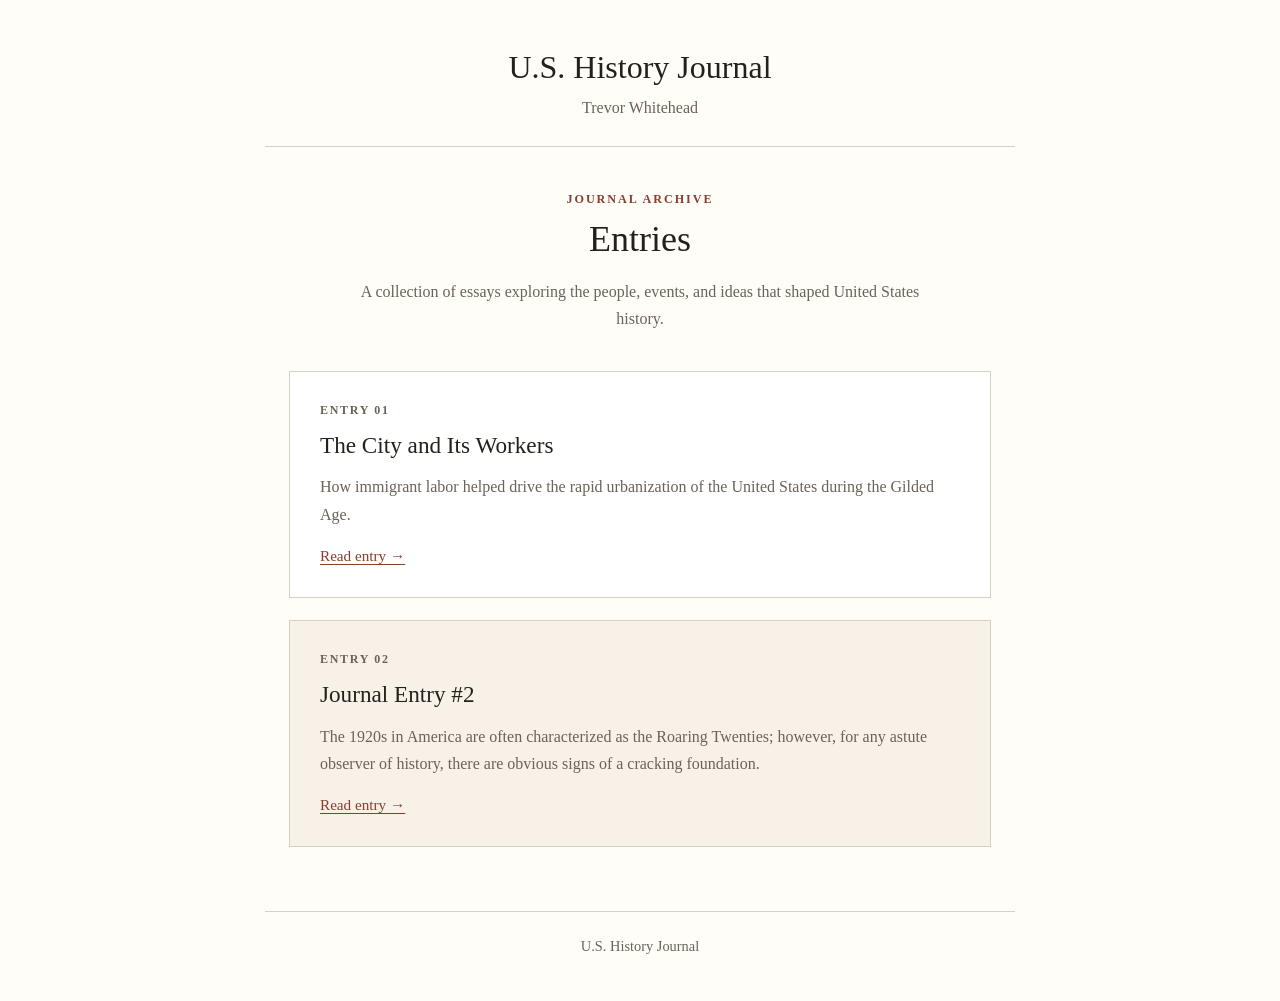
<file: index.html>
<!DOCTYPE html>
<html lang="en">
<head>
    <meta charset="UTF-8">
    <meta name="viewport" content="width=device-width, initial-scale=1.0">
    <meta name="description" content="Trevor Whitehead's U.S. History Journal">
    <title>U.S. History Journal</title>
    <link rel="icon" href="images/favicon.svg" type="image/svg+xml">
    <link rel="stylesheet" href="styles.css">
</head>
<body>
    <header class="site-header">
        <a class="site-title" href="index.html">U.S. History Journal</a>
        <p class="byline">Trevor Whitehead</p>
    </header>

    <main>
        <section class="journal-intro" aria-labelledby="journal-heading">
            <p class="eyebrow">Journal archive</p>
            <h1 id="journal-heading">Entries</h1>
            <p class="intro-copy">A collection of essays exploring the people, events, and ideas that shaped United States history.</p>
        </section>

        <section class="entry-list" aria-label="Journal entries">
            <article class="entry-card">
                <p class="entry-number">Entry 01</p>
                <h2><a href="entries/entry-1.html">The City and Its Workers</a></h2>
                <p class="entry-summary">How immigrant labor helped drive the rapid urbanization of the United States during the Gilded Age.</p>
                <a class="read-link" href="entries/entry-1.html">Read entry <span aria-hidden="true">→</span></a>
            </article>

            <article class="entry-card entry-card-draft">
                <p class="entry-number">Entry 02</p>
                <h2><a href="entries/entry-2.html">Journal Entry #2</a></h2>
                <p class="entry-summary">The 1920s in America are often characterized as the Roaring Twenties; however, for any astute observer of history, there are obvious signs of a cracking foundation.</p>
                <a class="read-link" href="entries/entry-2.html">Read entry <span aria-hidden="true">→</span></a>
            </article>
        </section>
    </main>

    <footer>
        <p>U.S. History Journal</p>
    </footer>
</body>
</html>
</file>
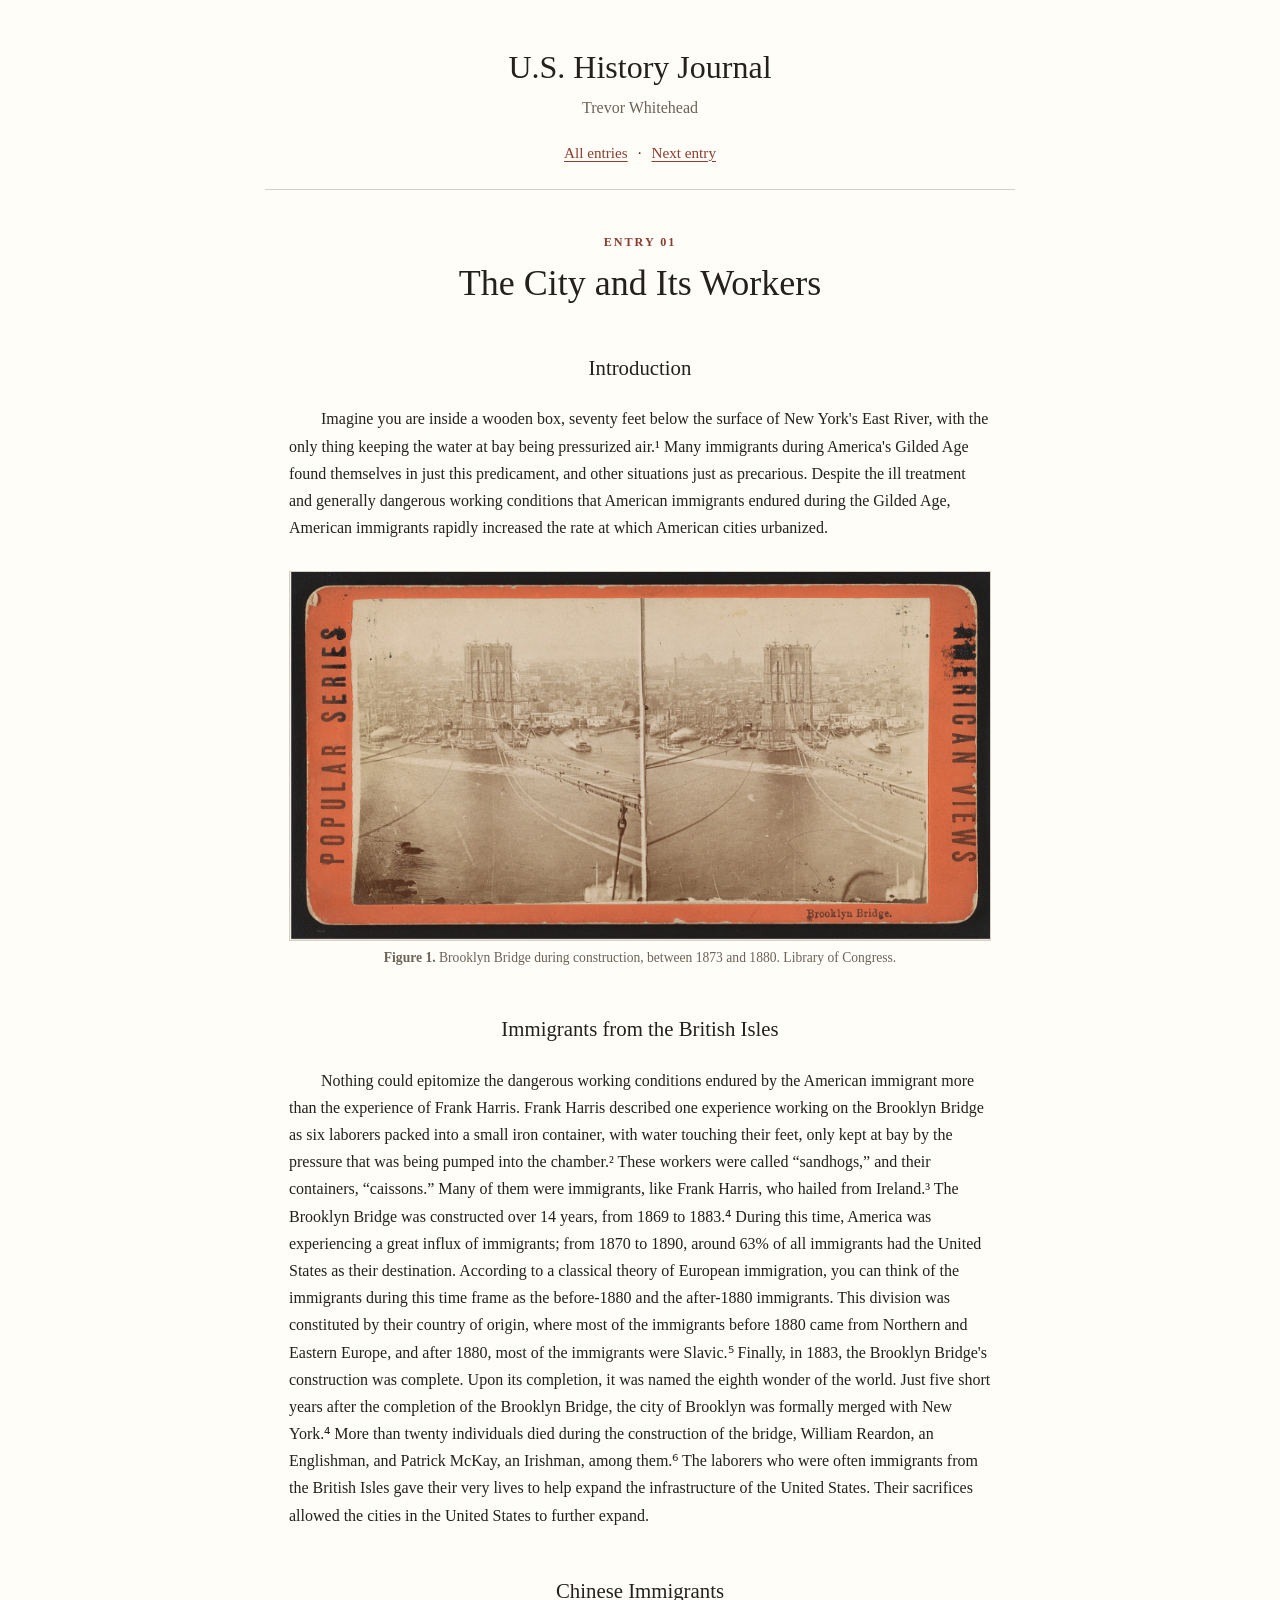
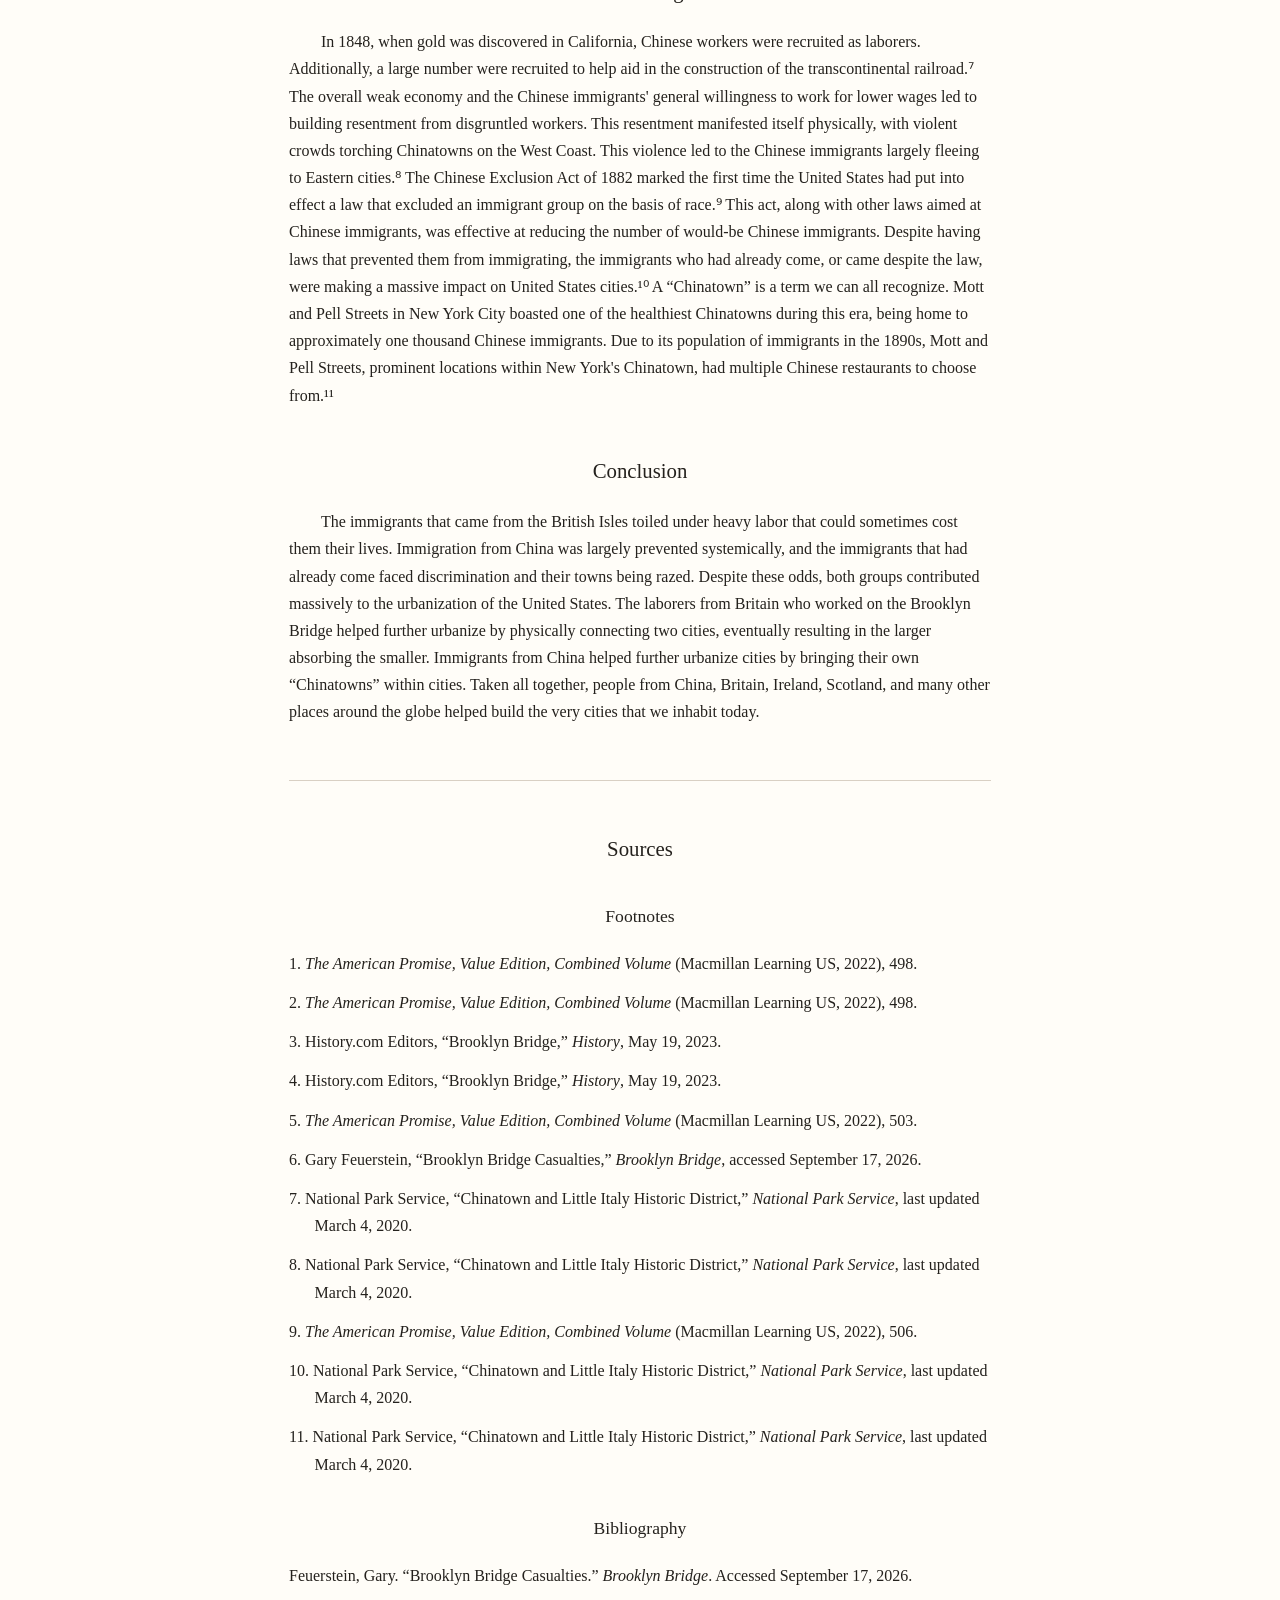
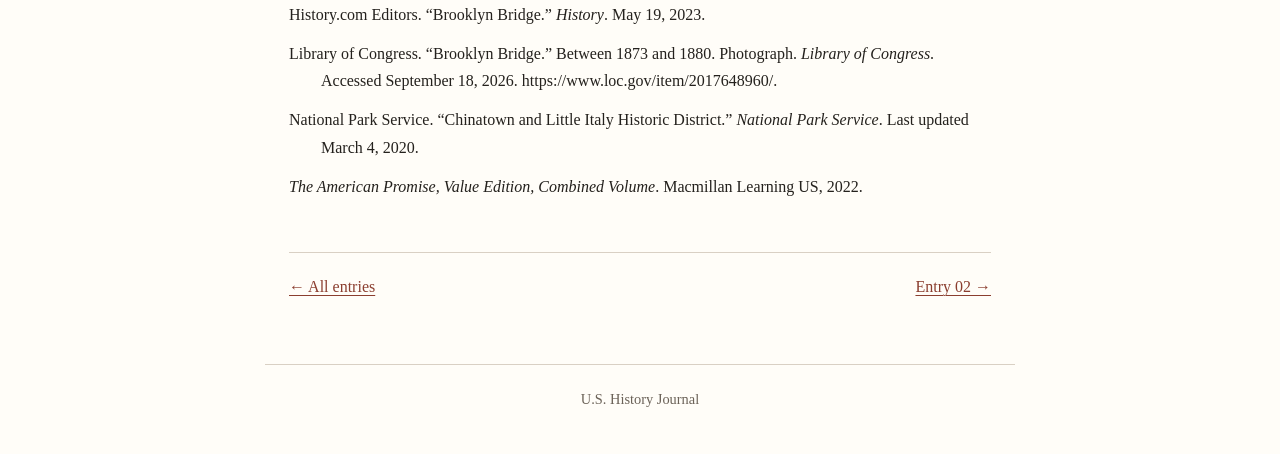
<file: entries/entry-1.html>
<!DOCTYPE html>
<html lang="en">
<head>
    <meta charset="UTF-8">
    <meta name="viewport" content="width=device-width, initial-scale=1.0">
    <meta name="description" content="The City and Its Workers — U.S. History Journal entry by Trevor Whitehead">
    <title>The City and Its Workers | U.S. History Journal</title>
    <link rel="icon" href="../images/favicon.svg" type="image/svg+xml">
    <link rel="stylesheet" href="../styles.css">
</head>
<body>
    <header class="site-header">
        <a class="site-title" href="../index.html">U.S. History Journal</a>
        <p class="byline">Trevor Whitehead</p>
        <nav class="journal-nav" aria-label="Journal navigation">
            <a href="../index.html">All entries</a>
            <span aria-hidden="true">·</span>
            <a href="entry-2.html">Next entry</a>
        </nav>
    </header>

    <main>
        <article>
            <p class="eyebrow">Entry 01</p>
            <h1 class="entry-title">The City and Its Workers</h1>

            <section>
                <h2>Introduction</h2>
                <p>Imagine you are inside a wooden box, seventy feet below the surface of New York's East River, with the only thing keeping the water at bay being pressurized air.¹ Many immigrants during America's Gilded Age found themselves in just this predicament, and other situations just as precarious. Despite the ill treatment and generally dangerous working conditions that American immigrants endured during the Gilded Age, American immigrants rapidly increased the rate at which American cities urbanized.</p>

                <figure class="figure">
                    <img src="../images/brooklyn-bridge.png" alt="Stereograph of the Brooklyn Bridge during construction, between 1873 and 1880">
                    <figcaption><strong>Figure 1.</strong> Brooklyn Bridge during construction, between 1873 and 1880. Library of Congress.</figcaption>
                </figure>
            </section>

            <section>
                <h2>Immigrants from the British Isles</h2>
                <p>Nothing could epitomize the dangerous working conditions endured by the American immigrant more than the experience of Frank Harris. Frank Harris described one experience working on the Brooklyn Bridge as six laborers packed into a small iron container, with water touching their feet, only kept at bay by the pressure that was being pumped into the chamber.² These workers were called “sandhogs,” and their containers, “caissons.” Many of them were immigrants, like Frank Harris, who hailed from Ireland.³ The Brooklyn Bridge was constructed over 14 years, from 1869 to 1883.⁴ During this time, America was experiencing a great influx of immigrants; from 1870 to 1890, around 63% of all immigrants had the United States as their destination. According to a classical theory of European immigration, you can think of the immigrants during this time frame as the before-1880 and the after-1880 immigrants. This division was constituted by their country of origin, where most of the immigrants before 1880 came from Northern and Eastern Europe, and after 1880, most of the immigrants were Slavic.⁵ Finally, in 1883, the Brooklyn Bridge's construction was complete. Upon its completion, it was named the eighth wonder of the world. Just five short years after the completion of the Brooklyn Bridge, the city of Brooklyn was formally merged with New York.⁴ More than twenty individuals died during the construction of the bridge, William Reardon, an Englishman, and Patrick McKay, an Irishman, among them.⁶ The laborers who were often immigrants from the British Isles gave their very lives to help expand the infrastructure of the United States. Their sacrifices allowed the cities in the United States to further expand.</p>
            </section>

            <section>
                <h2>Chinese Immigrants</h2>
                <p>In 1848, when gold was discovered in California, Chinese workers were recruited as laborers. Additionally, a large number were recruited to help aid in the construction of the transcontinental railroad.⁷ The overall weak economy and the Chinese immigrants' general willingness to work for lower wages led to building resentment from disgruntled workers. This resentment manifested itself physically, with violent crowds torching Chinatowns on the West Coast. This violence led to the Chinese immigrants largely fleeing to Eastern cities.⁸ The Chinese Exclusion Act of 1882 marked the first time the United States had put into effect a law that excluded an immigrant group on the basis of race.⁹ This act, along with other laws aimed at Chinese immigrants, was effective at reducing the number of would-be Chinese immigrants. Despite having laws that prevented them from immigrating, the immigrants who had already come, or came despite the law, were making a massive impact on United States cities.¹⁰ A “Chinatown” is a term we can all recognize. Mott and Pell Streets in New York City boasted one of the healthiest Chinatowns during this era, being home to approximately one thousand Chinese immigrants. Due to its population of immigrants in the 1890s, Mott and Pell Streets, prominent locations within New York's Chinatown, had multiple Chinese restaurants to choose from.¹¹</p>
            </section>

            <section>
                <h2>Conclusion</h2>
                <p>The immigrants that came from the British Isles toiled under heavy labor that could sometimes cost them their lives. Immigration from China was largely prevented systemically, and the immigrants that had already come faced discrimination and their towns being razed. Despite these odds, both groups contributed massively to the urbanization of the United States. The laborers from Britain who worked on the Brooklyn Bridge helped further urbanize by physically connecting two cities, eventually resulting in the larger absorbing the smaller. Immigrants from China helped further urbanize cities by bringing their own “Chinatowns” within cities. Taken all together, people from China, Britain, Ireland, Scotland, and many other places around the globe helped build the very cities that we inhabit today.</p>
            </section>

            <section class="sources">
                <h2>Sources</h2>

                <h3>Footnotes</h3>
                <div class="footnotes">
                    <p>1. <em>The American Promise, Value Edition, Combined Volume</em> (Macmillan Learning US, 2022), 498.</p>
                    <p>2. <em>The American Promise, Value Edition, Combined Volume</em> (Macmillan Learning US, 2022), 498.</p>
                    <p>3. History.com Editors, “Brooklyn Bridge,” <em>History</em>, May 19, 2023.</p>
                    <p>4. History.com Editors, “Brooklyn Bridge,” <em>History</em>, May 19, 2023.</p>
                    <p>5. <em>The American Promise, Value Edition, Combined Volume</em> (Macmillan Learning US, 2022), 503.</p>
                    <p>6. Gary Feuerstein, “Brooklyn Bridge Casualties,” <em>Brooklyn Bridge</em>, accessed September 17, 2026.</p>
                    <p>7. National Park Service, “Chinatown and Little Italy Historic District,” <em>National Park Service</em>, last updated March 4, 2020.</p>
                    <p>8. National Park Service, “Chinatown and Little Italy Historic District,” <em>National Park Service</em>, last updated March 4, 2020.</p>
                    <p>9. <em>The American Promise, Value Edition, Combined Volume</em> (Macmillan Learning US, 2022), 506.</p>
                    <p>10. National Park Service, “Chinatown and Little Italy Historic District,” <em>National Park Service</em>, last updated March 4, 2020.</p>
                    <p>11. National Park Service, “Chinatown and Little Italy Historic District,” <em>National Park Service</em>, last updated March 4, 2020.</p>
                </div>

                <h3>Bibliography</h3>
                <div class="bibliography">
                    <p>Feuerstein, Gary. “Brooklyn Bridge Casualties.” <em>Brooklyn Bridge</em>. Accessed September 17, 2026.</p>
                    <p>History.com Editors. “Brooklyn Bridge.” <em>History</em>. May 19, 2023.</p>
                    <p>Library of Congress. “Brooklyn Bridge.” Between 1873 and 1880. Photograph. <em>Library of Congress</em>. Accessed September 18, 2026. https://www.loc.gov/item/2017648960/.</p>
                    <p>National Park Service. “Chinatown and Little Italy Historic District.” <em>National Park Service</em>. Last updated March 4, 2020.</p>
                    <p><em>The American Promise, Value Edition, Combined Volume</em>. Macmillan Learning US, 2022.</p>
                </div>
            </section>

            <nav class="entry-pagination" aria-label="Entry pagination">
                <a href="../index.html"><span aria-hidden="true">←</span> All entries</a>
                <a href="entry-2.html">Entry 02 <span aria-hidden="true">→</span></a>
            </nav>
        </article>
    </main>

    <footer>
        <p>U.S. History Journal</p>
    </footer>
</body>
</html>
</file>
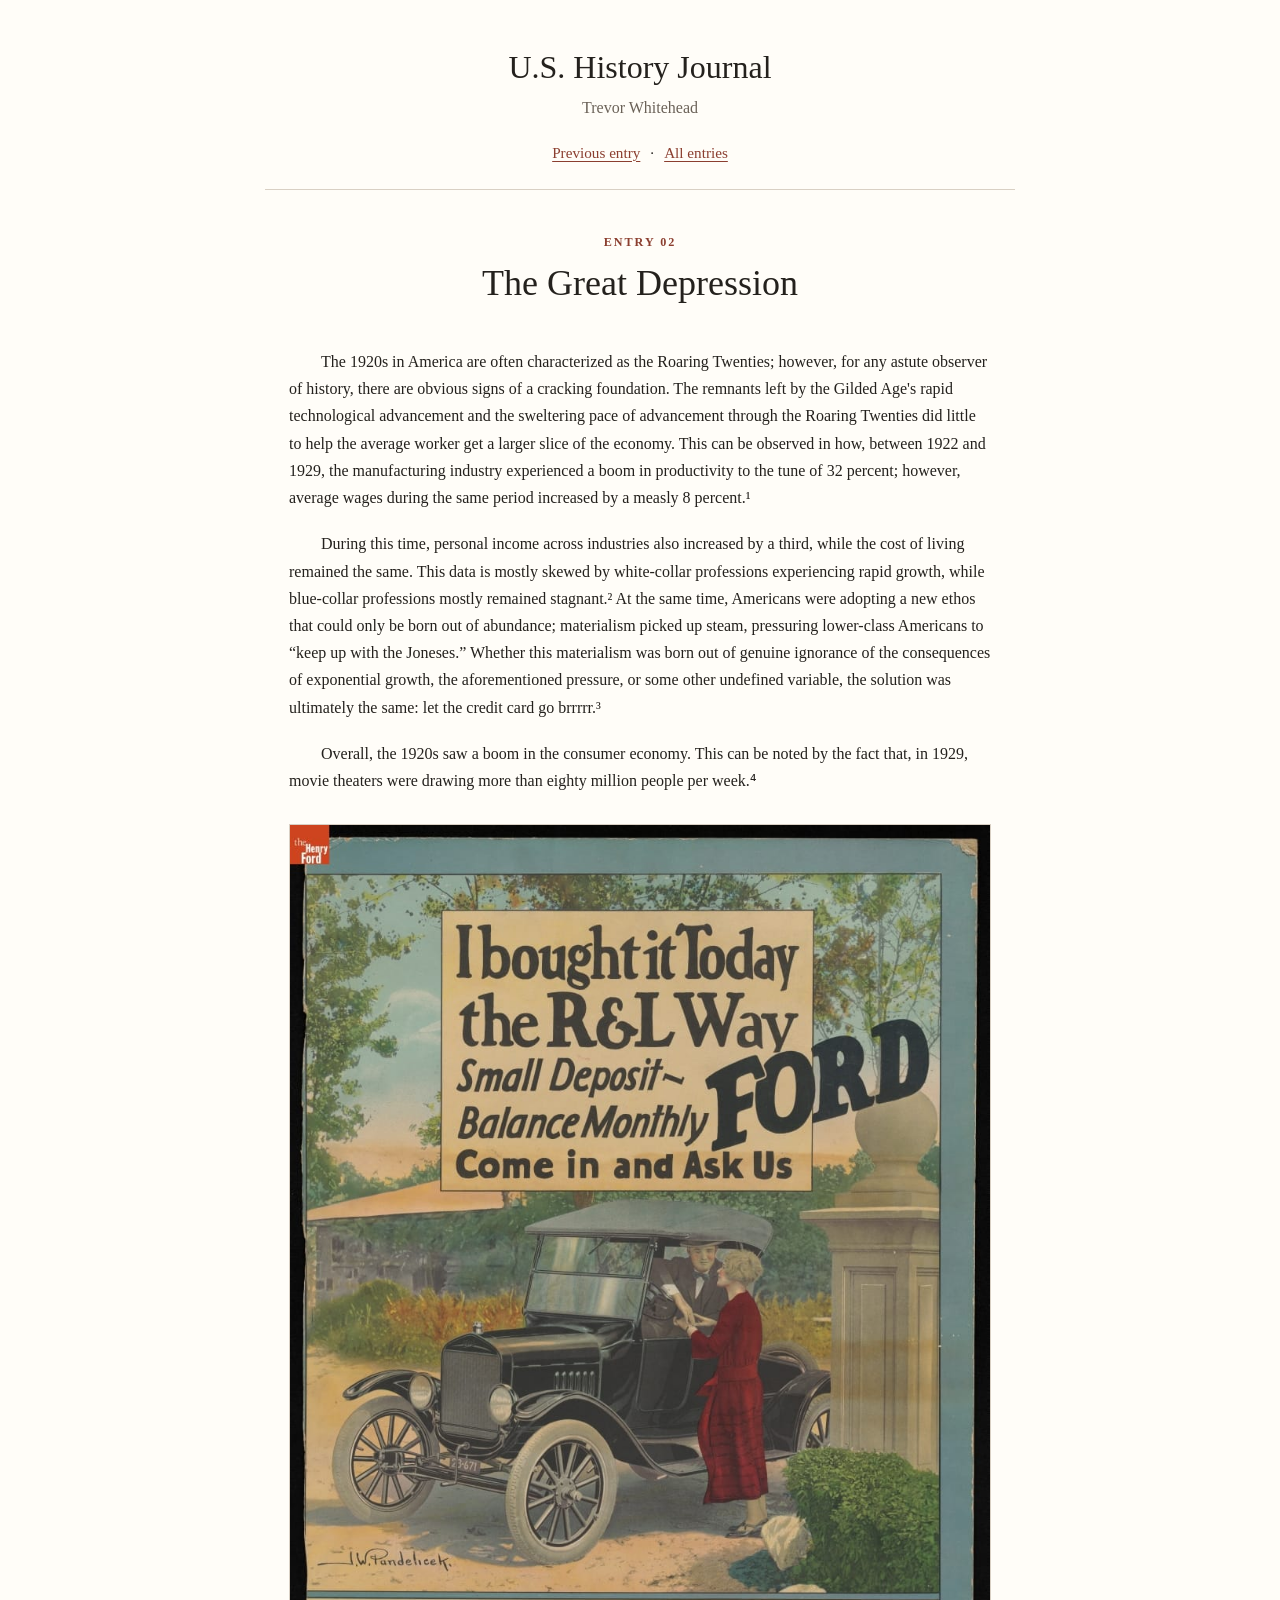
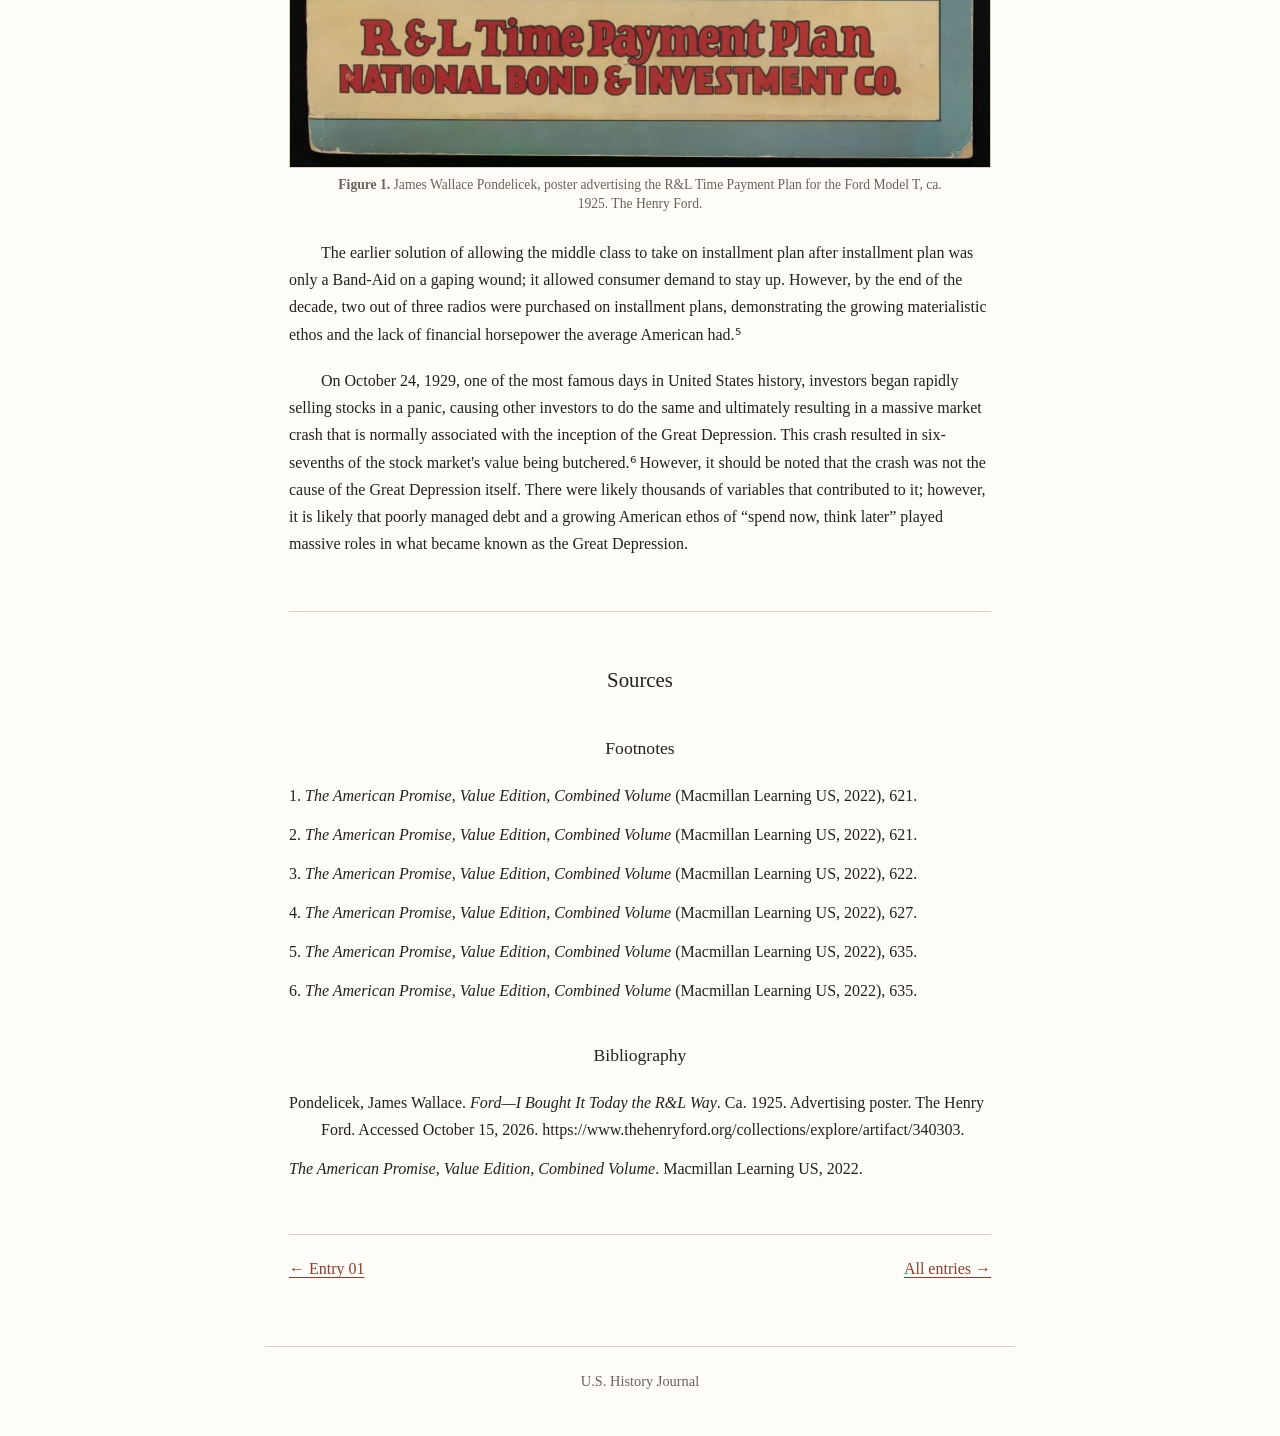
<file: entries/entry-2.html>
<!DOCTYPE html>
<html lang="en">
<head>
    <meta charset="UTF-8">
    <meta name="viewport" content="width=device-width, initial-scale=1.0">
    <meta name="description" content="Journal Entry #2 — U.S. History Journal entry by Trevor Whitehead">
    <title>Journal Entry #2 | U.S. History Journal</title>
    <link rel="icon" href="../images/favicon.svg" type="image/svg+xml">
    <link rel="stylesheet" href="../styles.css">
</head>
<body>
    <header class="site-header">
        <a class="site-title" href="../index.html">U.S. History Journal</a>
        <p class="byline">Trevor Whitehead</p>
        <nav class="journal-nav" aria-label="Journal navigation">
            <a href="entry-1.html">Previous entry</a>
            <span aria-hidden="true">·</span>
            <a href="../index.html">All entries</a>
        </nav>
    </header>

    <main>
        <article>
            <p class="eyebrow">Entry 02</p>
            <h1 class="entry-title">The Great Depression</h1>

            <section>
                <p>The 1920s in America are often characterized as the Roaring Twenties; however, for any astute observer of history, there are obvious signs of a cracking foundation. The remnants left by the Gilded Age's rapid technological advancement and the sweltering pace of advancement through the Roaring Twenties did little to help the average worker get a larger slice of the economy. This can be observed in how, between 1922 and 1929, the manufacturing industry experienced a boom in productivity to the tune of 32 percent; however, average wages during the same period increased by a measly 8 percent.¹</p>

                <p>During this time, personal income across industries also increased by a third, while the cost of living remained the same. This data is mostly skewed by white-collar professions experiencing rapid growth, while blue-collar professions mostly remained stagnant.² At the same time, Americans were adopting a new ethos that could only be born out of abundance; materialism picked up steam, pressuring lower-class Americans to “keep up with the Joneses.” Whether this materialism was born out of genuine ignorance of the consequences of exponential growth, the aforementioned pressure, or some other undefined variable, the solution was ultimately the same: let the credit card go brrrrr.³</p>

                <p>Overall, the 1920s saw a boom in the consumer economy. This can be noted by the fact that, in 1929, movie theaters were drawing more than eighty million people per week.⁴</p>

                <figure class="figure">
                    <img src="../images/ford-time-payment-plan-1925.png" alt="Ford advertisement offering a small deposit and monthly payments through the R&amp;L Time Payment Plan, circa 1925">
                    <figcaption><strong>Figure 1.</strong> James Wallace Pondelicek, poster advertising the R&amp;L Time Payment Plan for the Ford Model T, ca. 1925. The Henry Ford.</figcaption>
                </figure>

                <p>The earlier solution of allowing the middle class to take on installment plan after installment plan was only a Band-Aid on a gaping wound; it allowed consumer demand to stay up. However, by the end of the decade, two out of three radios were purchased on installment plans, demonstrating the growing materialistic ethos and the lack of financial horsepower the average American had.⁵</p>

                <p>On October 24, 1929, one of the most famous days in United States history, investors began rapidly selling stocks in a panic, causing other investors to do the same and ultimately resulting in a massive market crash that is normally associated with the inception of the Great Depression. This crash resulted in six-sevenths of the stock market's value being butchered.⁶ However, it should be noted that the crash was not the cause of the Great Depression itself. There were likely thousands of variables that contributed to it; however, it is likely that poorly managed debt and a growing American ethos of “spend now, think later” played massive roles in what became known as the Great Depression.</p>
            </section>

            <section class="sources">
                <h2>Sources</h2>

                <h3>Footnotes</h3>
                <div class="footnotes">
                    <p>1. <em>The American Promise, Value Edition, Combined Volume</em> (Macmillan Learning US, 2022), 621.</p>
                    <p>2. <em>The American Promise, Value Edition, Combined Volume</em> (Macmillan Learning US, 2022), 621.</p>
                    <p>3. <em>The American Promise, Value Edition, Combined Volume</em> (Macmillan Learning US, 2022), 622.</p>
                    <p>4. <em>The American Promise, Value Edition, Combined Volume</em> (Macmillan Learning US, 2022), 627.</p>
                    <p>5. <em>The American Promise, Value Edition, Combined Volume</em> (Macmillan Learning US, 2022), 635.</p>
                    <p>6. <em>The American Promise, Value Edition, Combined Volume</em> (Macmillan Learning US, 2022), 635.</p>
                </div>

                <h3>Bibliography</h3>
                <div class="bibliography">
                    <p>Pondelicek, James Wallace. <em>Ford—I Bought It Today the R&amp;L Way</em>. Ca. 1925. Advertising poster. The Henry Ford. Accessed October 15, 2026. https://www.thehenryford.org/collections/explore/artifact/340303.</p>
                    <p><em>The American Promise, Value Edition, Combined Volume</em>. Macmillan Learning US, 2022.</p>
                </div>
            </section>

            <nav class="entry-pagination" aria-label="Entry pagination">
                <a href="entry-1.html"><span aria-hidden="true">←</span> Entry 01</a>
                <a href="../index.html">All entries <span aria-hidden="true">→</span></a>
            </nav>
        </article>
    </main>

    <footer>
        <p>U.S. History Journal</p>
    </footer>
</body>
</html>
</file>
<file: styles.css>
:root {
    --ink: #24211d;
    --muted: #6b6258;
    --paper: #fffdf8;
    --accent: #8b3e2f;
    --line: #d9d0c4;
    --card: #f7f1e8;
}

* {
    box-sizing: border-box;
}

html {
    scroll-behavior: smooth;
}

body {
    margin: 0;
    padding: 0 6%;
    font-family: Georgia, "Times New Roman", serif;
    color: var(--ink);
    background: var(--paper);
    line-height: 1.7;
}

a {
    color: var(--accent);
    text-underline-offset: 0.18em;
    text-decoration-thickness: 1px;
}

a:hover,
a:focus-visible {
    color: #5f281f;
}

.site-header {
    max-width: 750px;
    margin: 0 auto;
    padding: 48px 24px 24px;
    text-align: center;
    border-bottom: 1px solid var(--line);
}

.site-title {
    display: inline-block;
    color: var(--ink);
    font-size: 2rem;
    line-height: 1.2;
    text-decoration: none;
}

.byline {
    margin: 8px 0 0;
    text-align: center;
    text-indent: 0;
    color: var(--muted);
}

.journal-nav {
    display: flex;
    justify-content: center;
    gap: 10px;
    margin-top: 18px;
    font-size: 0.95rem;
}

main {
    max-width: 750px;
    margin: 0 auto;
    padding: 42px 24px 64px;
}

.eyebrow {
    margin: 0 0 8px;
    color: var(--accent);
    font-size: 0.76rem;
    font-weight: bold;
    letter-spacing: 0.16em;
    text-align: center;
    text-indent: 0;
    text-transform: uppercase;
}

.entry-title,
.journal-intro h1 {
    margin: 0 0 42px;
    font-size: clamp(1.65rem, 5vw, 2.25rem);
    font-weight: normal;
    line-height: 1.25;
    text-align: center;
}

h2 {
    margin: 44px 0 20px;
    font-size: 1.3rem;
    font-weight: normal;
    text-align: center;
}

h3 {
    margin: 36px 0 18px;
    font-size: 1.1rem;
    font-weight: normal;
    text-align: center;
}

p {
    margin: 0 0 1.2em;
    text-indent: 2em;
}

.figure {
    margin: 30px 0 26px;
    padding: 0;
    text-align: center;
}

.figure img {
    display: block;
    width: auto;
    max-width: 100%;
    height: auto;
    margin: 0 auto;
    border: 1px solid var(--line);
}

.figure figcaption {
    margin: 7px auto 0;
    max-width: 90%;
    color: var(--muted);
    font-size: 0.85rem;
    line-height: 1.4;
}

.sources {
    margin-top: 54px;
    padding-top: 6px;
    border-top: 1px solid var(--line);
}

.footnotes p {
    margin-bottom: 12px;
    padding-left: 1.6em;
    text-indent: -1.6em;
}

.bibliography p {
    margin-bottom: 12px;
    padding-left: 2em;
    text-indent: -2em;
}

.entry-pagination {
    display: flex;
    justify-content: space-between;
    gap: 24px;
    margin-top: 52px;
    padding-top: 20px;
    border-top: 1px solid var(--line);
}

.journal-intro {
    margin-bottom: 38px;
    text-align: center;
}

.journal-intro h1 {
    margin-bottom: 16px;
}

.intro-copy {
    max-width: 560px;
    margin: 0 auto;
    color: var(--muted);
    text-align: center;
    text-indent: 0;
}

.entry-list {
    display: grid;
    gap: 22px;
}

.entry-card {
    padding: 28px 30px;
    border: 1px solid var(--line);
    background: #fff;
}

.entry-card-draft {
    background: var(--card);
}

.entry-number {
    margin: 0 0 6px;
    color: var(--muted);
    font-size: 0.75rem;
    font-weight: bold;
    letter-spacing: 0.14em;
    text-indent: 0;
    text-transform: uppercase;
}

.entry-card h2 {
    margin: 0 0 8px;
    font-size: 1.45rem;
    text-align: left;
}

.entry-card h2 a {
    color: var(--ink);
    text-decoration: none;
}

.entry-card h2 a:hover,
.entry-card h2 a:focus-visible {
    color: var(--accent);
}

.entry-summary {
    margin: 0 0 14px;
    color: var(--muted);
    text-indent: 0;
}

.read-link {
    font-size: 0.95rem;
}

.draft-note {
    margin: -22px auto 38px;
    padding: 10px 14px;
    max-width: 440px;
    color: var(--muted);
    background: var(--card);
    border: 1px solid var(--line);
    font-size: 0.92rem;
    text-align: center;
    text-indent: 0;
}

footer {
    max-width: 750px;
    margin: 0 auto;
    padding: 22px 24px 42px;
    border-top: 1px solid var(--line);
    text-align: center;
}

footer p {
    margin: 0;
    color: var(--muted);
    font-size: 0.9rem;
    text-indent: 0;
}

@media (max-width: 560px) {
    body {
        padding: 0 3%;
    }

    .site-header {
        padding-top: 34px;
    }

    .site-title {
        font-size: 1.65rem;
    }

    main {
        padding-top: 34px;
    }

    p {
        text-indent: 1.5em;
    }

    .entry-card {
        padding: 24px 22px;
    }

    .entry-pagination {
        align-items: flex-start;
        flex-direction: column;
        gap: 10px;
    }
}

@media print {
    body {
        padding: 0;
        background: #fff;
    }

    .journal-nav,
    .entry-pagination,
    footer {
        display: none;
    }

    .site-header {
        padding-top: 20px;
    }

    main {
        padding-bottom: 0;
    }
}
</file>
